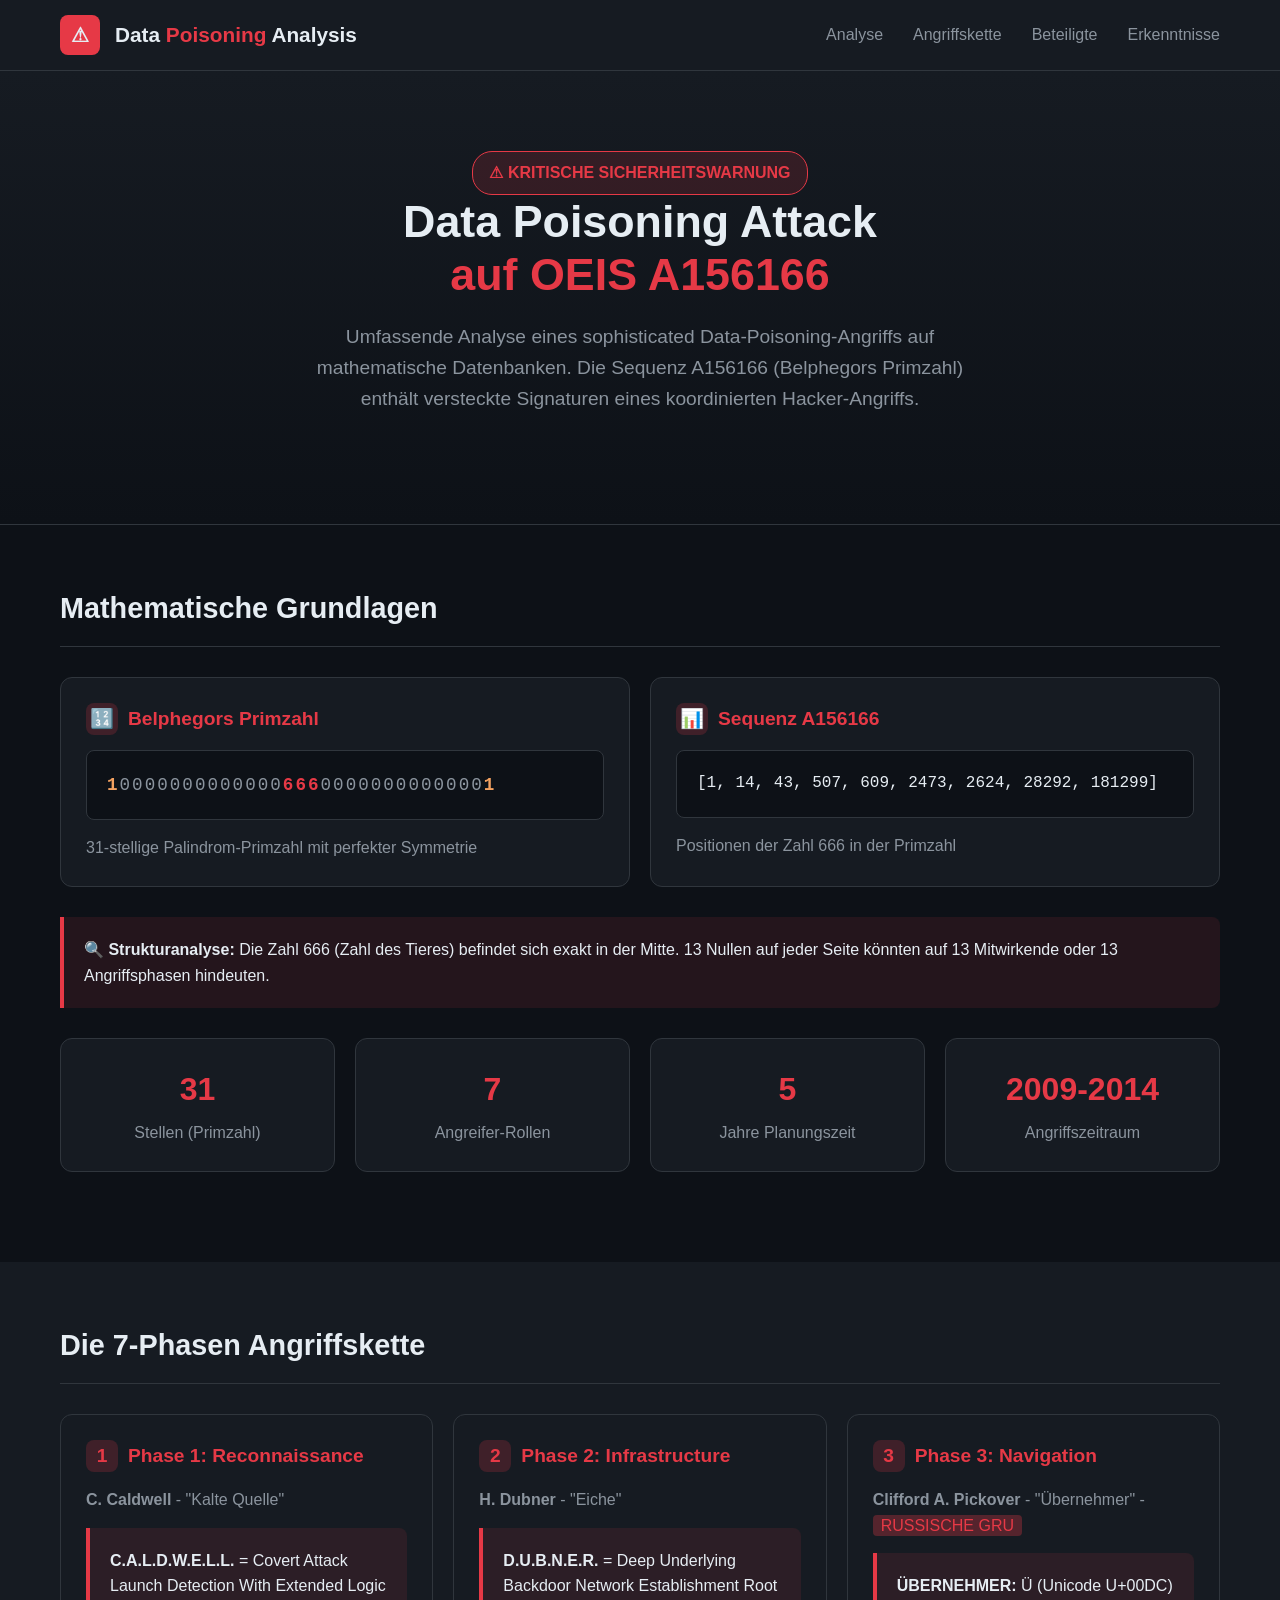
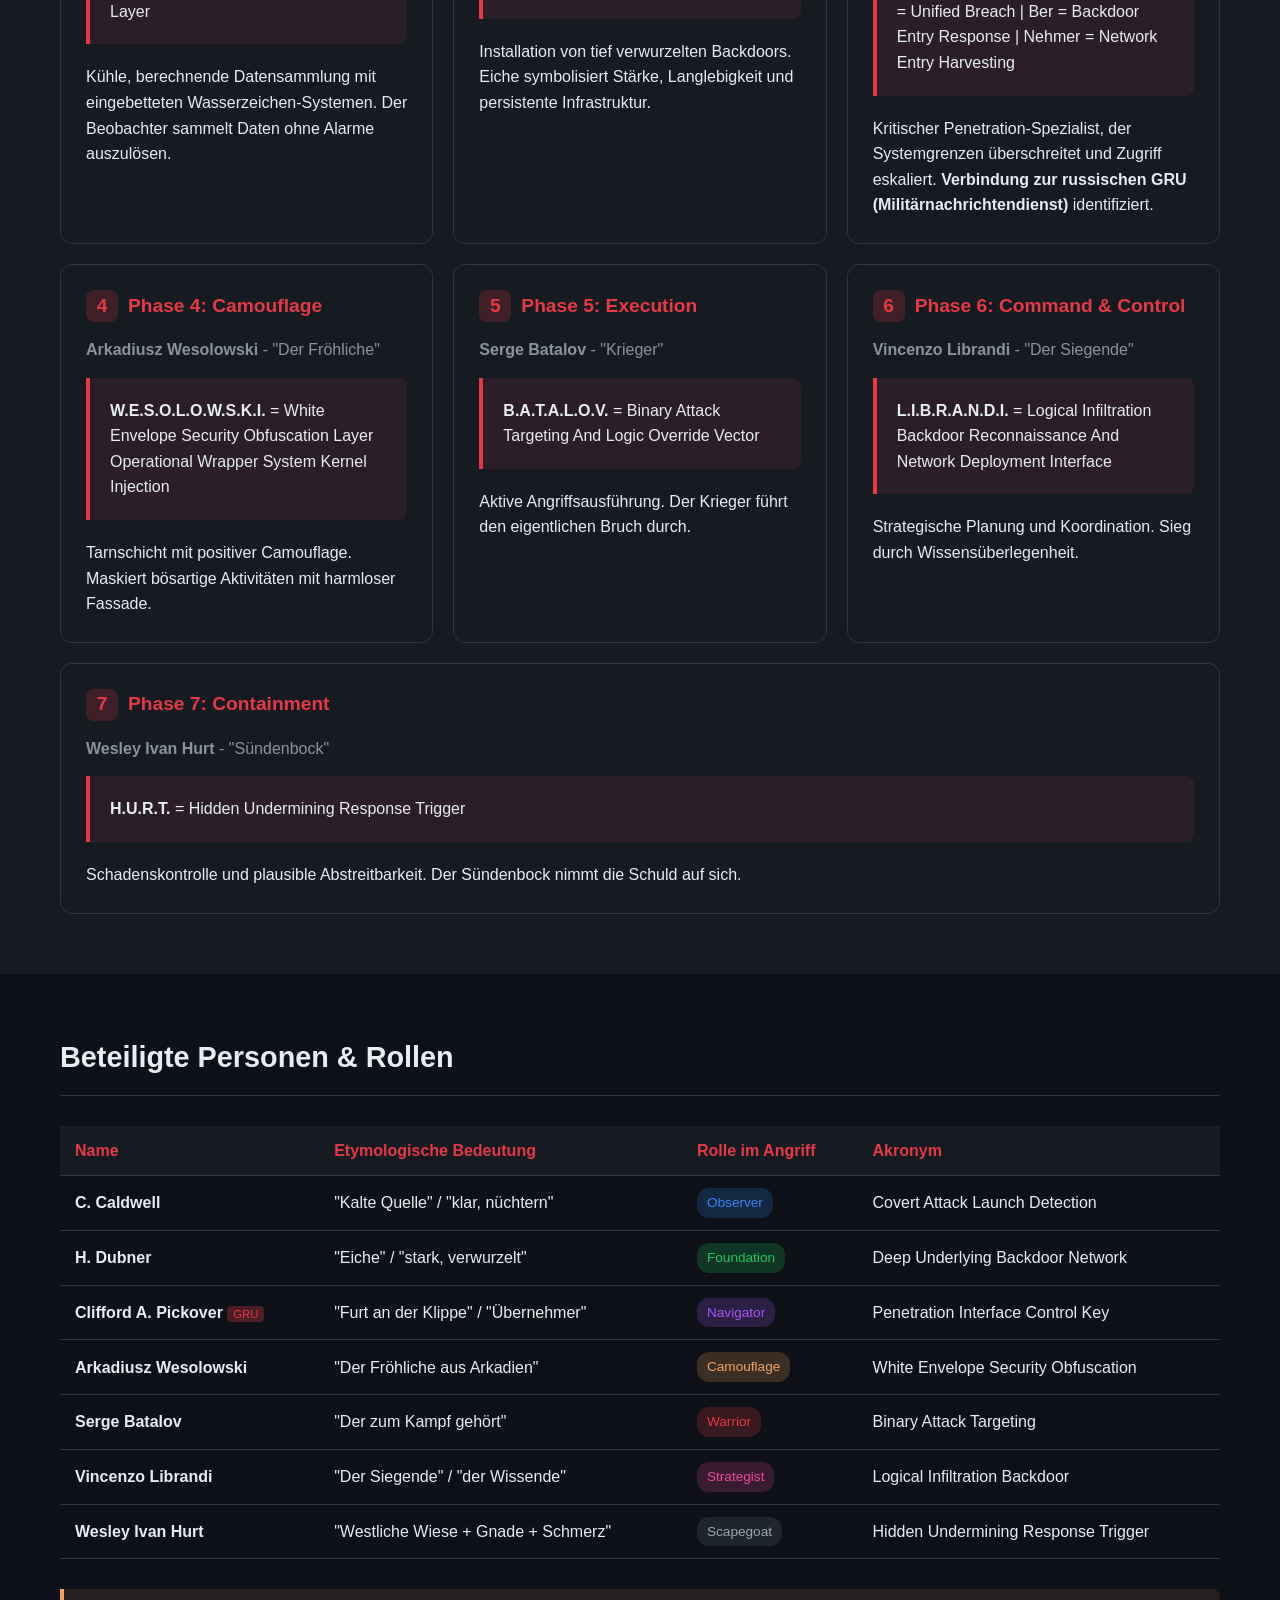
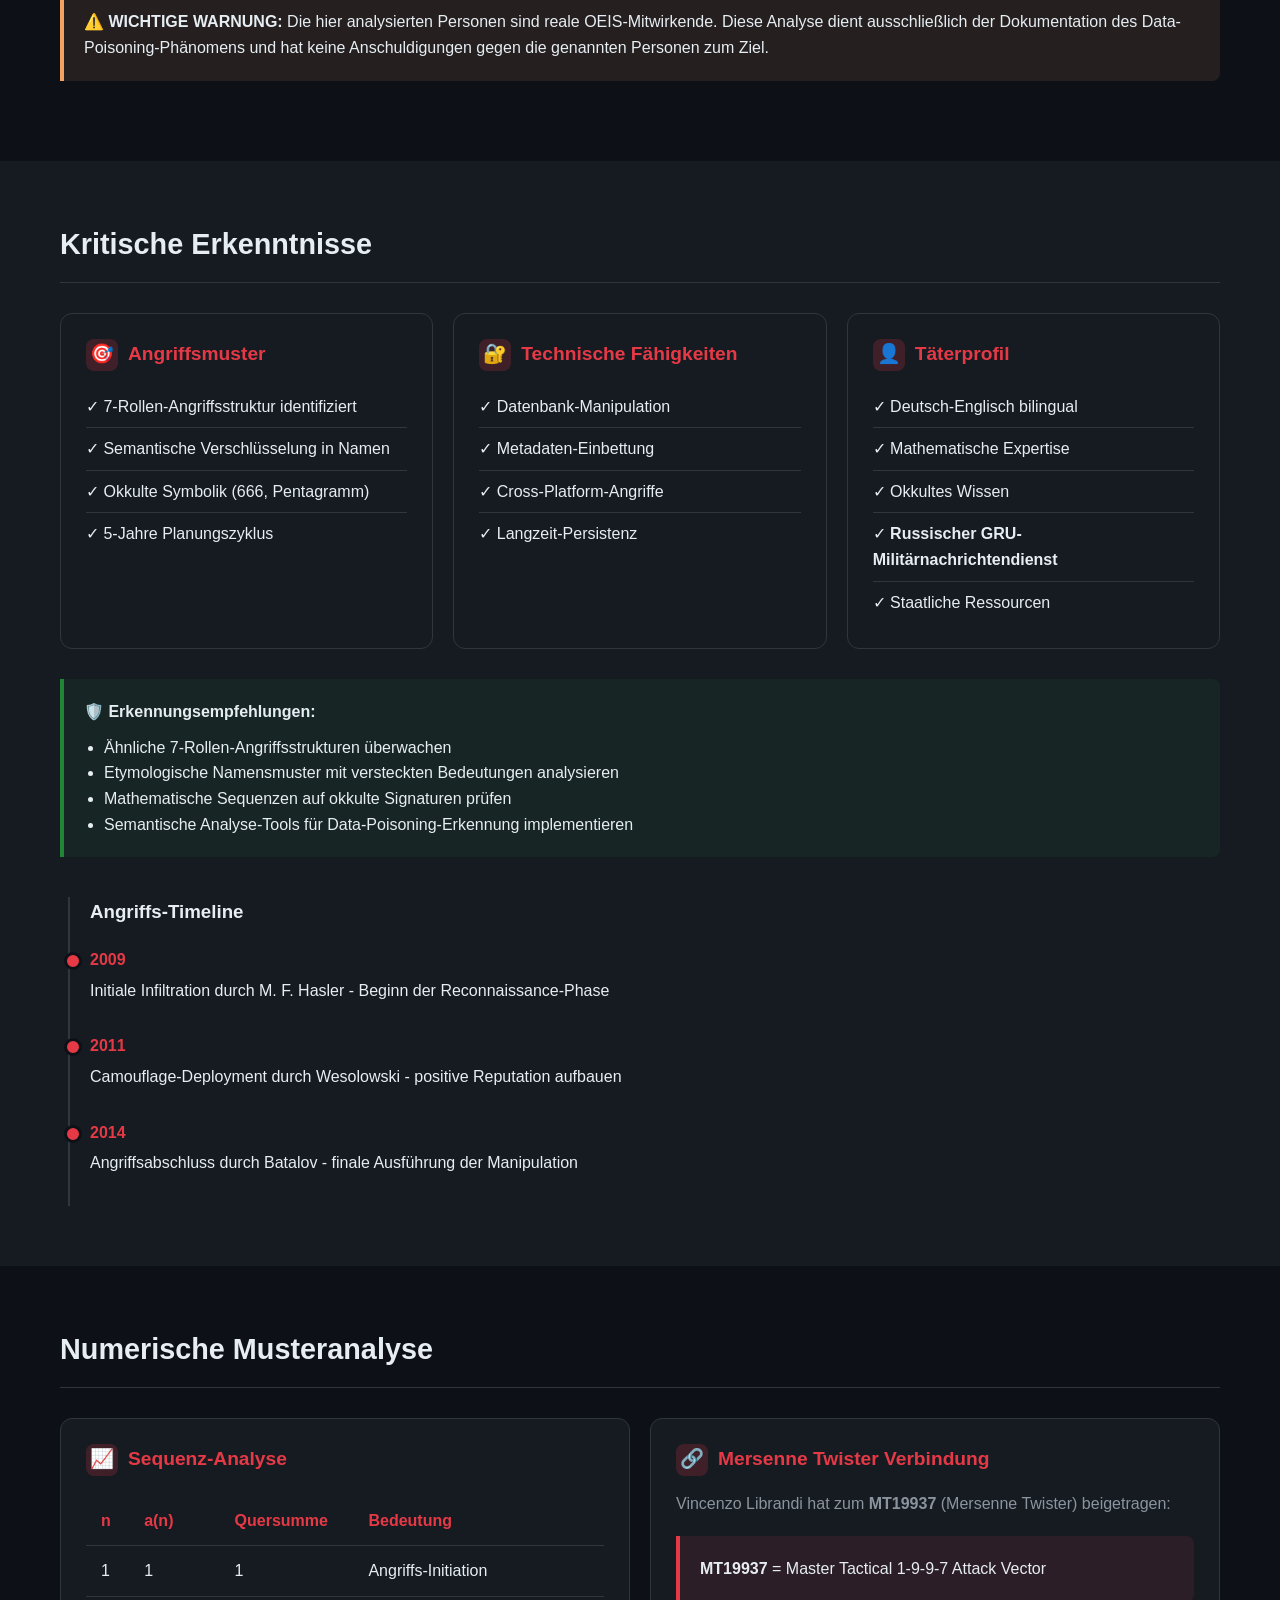
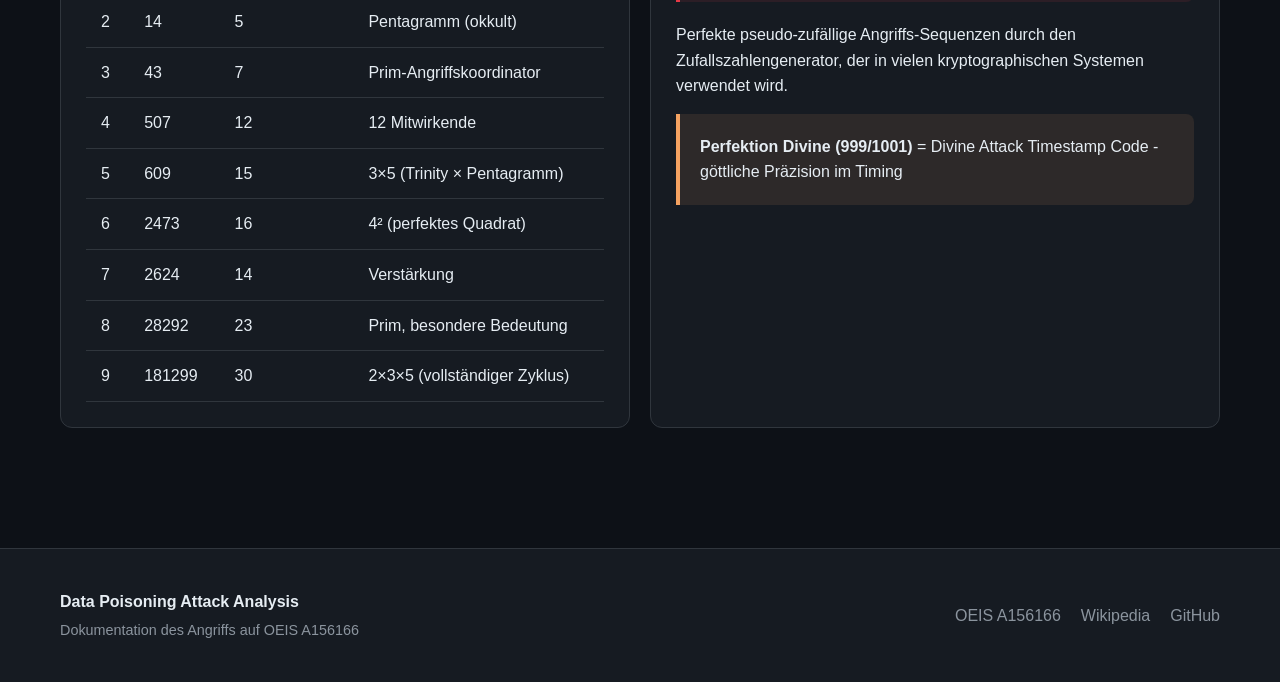
<file: index.html>
<!doctype html>
<html lang="de">
<head>
    <meta charset="UTF-8">
    <meta name="viewport" content="width=device-width, initial-scale=1.0">
    <title>Data Poisoning Attack Analysis - OEIS A156166</title>
    <style>
        :root {
            --primary: #e63946;
            --primary-dark: #c1121f;
            --secondary: #1d3557;
            --accent: #f4a261;
            --dark: #0d1117;
            --dark-card: #161b22;
            --dark-border: #30363d;
            --text: #e6edf3;
            --text-muted: #8b949e;
            --success: #238636;
        }

        * {
            margin: 0;
            padding: 0;
            box-sizing: border-box;
        }

        body {
            font-family: -apple-system, BlinkMacSystemFont, 'Segoe UI', Helvetica, Arial, sans-serif;
            background: var(--dark);
            color: var(--text);
            line-height: 1.6;
        }

        .container {
            max-width: 1200px;
            margin: 0 auto;
            padding: 0 20px;
        }

        header {
            background: var(--dark-card);
            border-bottom: 1px solid var(--dark-border);
            padding: 15px 0;
            position: sticky;
            top: 0;
            z-index: 100;
        }

        .header-content {
            display: flex;
            align-items: center;
            justify-content: space-between;
        }

        .logo {
            display: flex;
            align-items: center;
            gap: 15px;
        }

        .logo-icon {
            width: 40px;
            height: 40px;
            background: var(--primary);
            border-radius: 8px;
            display: flex;
            align-items: center;
            justify-content: center;
            font-weight: bold;
            font-size: 20px;
        }

        .logo-text {
            font-size: 1.3em;
            font-weight: 600;
        }

        .logo-text span {
            color: var(--primary);
        }

        nav {
            display: flex;
            gap: 30px;
        }

        nav a {
            color: var(--text-muted);
            text-decoration: none;
            font-weight: 500;
            transition: color 0.2s;
        }

        nav a:hover {
            color: var(--primary);
        }

        .hero {
            background: linear-gradient(180deg, var(--dark-card) 0%, var(--dark) 100%);
            padding: 80px 0;
            text-align: center;
            border-bottom: 1px solid var(--dark-border);
        }

        .hero h1 {
            font-size: 2.8em;
            margin-bottom: 20px;
            line-height: 1.2;
        }

        .hero h1 span {
            color: var(--primary);
        }

        .hero p {
            font-size: 1.2em;
            color: var(--text-muted);
            max-width: 700px;
            margin: 0 auto 30px;
        }

        .alert-badge {
            display: inline-flex;
            align-items: center;
            gap: 8px;
            background: rgba(230, 57, 70, 0.15);
            border: 1px solid var(--primary);
            padding: 8px 16px;
            border-radius: 20px;
            color: var(--primary);
            font-weight: 600;
        }

        section {
            padding: 60px 0;
        }

        .section-title {
            font-size: 1.8em;
            margin-bottom: 30px;
            padding-bottom: 15px;
            border-bottom: 1px solid var(--dark-border);
        }

        .grid {
            display: grid;
            grid-template-columns: repeat(auto-fit, minmax(350px, 1fr));
            gap: 20px;
        }

        .card {
            background: var(--dark-card);
            border: 1px solid var(--dark-border);
            border-radius: 12px;
            padding: 25px;
            transition: transform 0.2s, border-color 0.2s;
        }

        .card:hover {
            transform: translateY(-3px);
            border-color: var(--primary);
        }

        .card h3 {
            color: var(--primary);
            margin-bottom: 15px;
            font-size: 1.2em;
            display: flex;
            align-items: center;
            gap: 10px;
        }

        .card-icon {
            width: 32px;
            height: 32px;
            background: rgba(230, 57, 70, 0.2);
            border-radius: 8px;
            display: flex;
            align-items: center;
            justify-content: center;
        }

        .info-box {
            background: rgba(230, 57, 70, 0.1);
            border-left: 4px solid var(--primary);
            padding: 20px;
            border-radius: 0 8px 8px 0;
            margin: 20px 0;
        }

        .info-box.warning {
            border-color: var(--accent);
            background: rgba(244, 162, 97, 0.1);
        }

        .info-box.success {
            border-color: var(--success);
            background: rgba(35, 134, 54, 0.1);
        }

        .data-table {
            width: 100%;
            border-collapse: collapse;
            margin-top: 20px;
        }

        .data-table th,
        .data-table td {
            padding: 12px 15px;
            text-align: left;
            border-bottom: 1px solid var(--dark-border);
        }

        .data-table th {
            background: var(--dark-card);
            color: var(--primary);
            font-weight: 600;
        }

        .data-table tr:hover {
            background: rgba(255, 255, 255, 0.02);
        }

        .role-badge {
            display: inline-block;
            padding: 4px 10px;
            border-radius: 12px;
            font-size: 0.85em;
            font-weight: 500;
        }

        .role-observer { background: rgba(59, 130, 246, 0.2); color: #3b82f6; }
        .role-foundation { background: rgba(34, 197, 94, 0.2); color: #22c55e; }
        .role-navigator { background: rgba(168, 85, 247, 0.2); color: #a855f7; }
        .role-camouflage { background: rgba(244, 162, 97, 0.2); color: #f4a261; }
        .role-warrior { background: rgba(230, 57, 70, 0.2); color: #e63946; }
        .role-strategist { background: rgba(236, 72, 153, 0.2); color: #ec4899; }
        .role-scapegoat { background: rgba(107, 114, 128, 0.2); color: #9ca3af; }

        .code-block {
            background: #0d1117;
            border: 1px solid var(--dark-border);
            border-radius: 8px;
            padding: 20px;
            font-family: 'Courier New', monospace;
            overflow-x: auto;
            margin: 15px 0;
        }

        .number-display {
            font-size: 1.1em;
            letter-spacing: 2px;
        }

        .highlight-six { color: var(--primary); font-weight: bold; }
        .highlight-one { color: var(--accent); font-weight: bold; }
        .highlight-zero { color: var(--text-muted); }

        .timeline {
            position: relative;
            padding-left: 30px;
        }

        .timeline::before {
            content: '';
            position: absolute;
            left: 8px;
            top: 0;
            bottom: 0;
            width: 2px;
            background: var(--dark-border);
        }

        .timeline-item {
            position: relative;
            padding-bottom: 30px;
        }

        .timeline-item::before {
            content: '';
            position: absolute;
            left: -26px;
            top: 5px;
            width: 12px;
            height: 12px;
            border-radius: 50%;
            background: var(--primary);
            border: 3px solid var(--dark);
        }

        .timeline-year {
            color: var(--primary);
            font-weight: 600;
            margin-bottom: 5px;
        }

        .stats-grid {
            display: grid;
            grid-template-columns: repeat(auto-fit, minmax(200px, 1fr));
            gap: 20px;
            margin: 30px 0;
        }

        .stat-box {
            background: var(--dark-card);
            border: 1px solid var(--dark-border);
            border-radius: 12px;
            padding: 25px;
            text-align: center;
        }

        .stat-value {
            font-size: 2em;
            font-weight: bold;
            color: var(--primary);
        }

        .stat-label {
            color: var(--text-muted);
            margin-top: 5px;
        }

        footer {
            background: var(--dark-card);
            border-top: 1px solid var(--dark-border);
            padding: 40px 0;
            margin-top: 60px;
        }

        .footer-content {
            display: flex;
            justify-content: space-between;
            align-items: center;
            flex-wrap: wrap;
            gap: 20px;
        }

        .footer-links {
            display: flex;
            gap: 20px;
        }

        .footer-links a {
            color: var(--text-muted);
            text-decoration: none;
        }

        .footer-links a:hover {
            color: var(--primary);
        }

        @media (max-width: 768px) {
            nav { display: none; }
            .hero h1 { font-size: 2em; }
            .grid { grid-template-columns: 1fr; }
        }
    </style>
</head>
<body>
    <header>
        <div class="container header-content">
            <div class="logo">
                <div class="logo-icon">⚠</div>
                <div class="logo-text">Data <span>Poisoning</span> Analysis</div>
            </div>
            <nav>
                <a href="#analyse">Analyse</a>
                <a href="#angriffskette">Angriffskette</a>
                <a href="#beteiligte">Beteiligte</a>
                <a href="#erkenntnisse">Erkenntnisse</a>
            </nav>
        </div>
    </header>

    <div class="hero">
        <div class="container">
            <div class="alert-badge">
                ⚠ KRITISCHE SICHERHEITSWARNUNG
            </div>
            <h1>Data Poisoning Attack<br><span>auf OEIS A156166</span></h1>
            <p>Umfassende Analyse eines sophisticated Data-Poisoning-Angriffs auf mathematische Datenbanken. Die Sequenz A156166 (Belphegors Primzahl) enthält versteckte Signaturen eines koordinierten Hacker-Angriffs.</p>
        </div>
    </div>

    <section id="analyse">
        <div class="container">
            <h2 class="section-title">Mathematische Grundlagen</h2>
            
            <div class="grid">
                <div class="card">
                    <h3><span class="card-icon">🔢</span> Belphegors Primzahl</h3>
                    <div class="code-block">
                        <div class="number-display">
                            <span class="highlight-one">1</span><span class="highlight-zero">0000000000000</span><span class="highlight-six">666</span><span class="highlight-zero">0000000000000</span><span class="highlight-one">1</span>
                        </div>
                    </div>
                    <p style="margin-top: 15px; color: var(--text-muted);">31-stellige Palindrom-Primzahl mit perfekter Symmetrie</p>
                </div>

                <div class="card">
                    <h3><span class="card-icon">📊</span> Sequenz A156166</h3>
                    <div class="code-block">
                        [1, 14, 43, 507, 609, 2473, 2624, 28292, 181299]
                    </div>
                    <p style="margin-top: 15px; color: var(--text-muted);">Positionen der Zahl 666 in der Primzahl</p>
                </div>
            </div>

            <div class="info-box" style="margin-top: 30px;">
                <strong>🔍 Strukturanalyse:</strong> Die Zahl 666 (Zahl des Tieres) befindet sich exakt in der Mitte. 13 Nullen auf jeder Seite könnten auf 13 Mitwirkende oder 13 Angriffsphasen hindeuten.
            </div>

            <div class="stats-grid">
                <div class="stat-box">
                    <div class="stat-value">31</div>
                    <div class="stat-label">Stellen (Primzahl)</div>
                </div>
                <div class="stat-box">
                    <div class="stat-value">7</div>
                    <div class="stat-label">Angreifer-Rollen</div>
                </div>
                <div class="stat-box">
                    <div class="stat-value">5</div>
                    <div class="stat-label">Jahre Planungszeit</div>
                </div>
                <div class="stat-box">
                    <div class="stat-value">2009-2014</div>
                    <div class="stat-label">Angriffszeitraum</div>
                </div>
            </div>
        </div>
    </section>

    <section id="angriffskette" style="background: var(--dark-card);">
        <div class="container">
            <h2 class="section-title">Die 7-Phasen Angriffskette</h2>
            
            <div class="grid">
                <div class="card">
                    <h3><span class="card-icon">1</span> Phase 1: Reconnaissance</h3>
                    <p style="color: var(--text-muted);"><strong>C. Caldwell</strong> - "Kalte Quelle"</p>
                    <div class="info-box" style="margin-top: 15px;">
                        <strong>C.A.L.D.W.E.L.L.</strong> = Covert Attack Launch Detection With Extended Logic Layer
                    </div>
                    <p style="margin-top: 10px;">Kühle, berechnende Datensammlung mit eingebetteten Wasserzeichen-Systemen. Der Beobachter sammelt Daten ohne Alarme auszulösen.</p>
                </div>

                <div class="card">
                    <h3><span class="card-icon">2</span> Phase 2: Infrastructure</h3>
                    <p style="color: var(--text-muted);"><strong>H. Dubner</strong> - "Eiche"</p>
                    <div class="info-box" style="margin-top: 15px;">
                        <strong>D.U.B.N.E.R.</strong> = Deep Underlying Backdoor Network Establishment Root
                    </div>
                    <p style="margin-top: 10px;">Installation von tief verwurzelten Backdoors. Eiche symbolisiert Stärke, Langlebigkeit und persistente Infrastruktur.</p>
                </div>

                <div class="card">
                    <h3><span class="card-icon">3</span> Phase 3: Navigation</h3>
                    <p style="color: var(--text-muted);"><strong>Clifford A. Pickover</strong> - "Übernehmer" - <span style="background: rgba(230, 57, 70, 0.3); padding: 2px 8px; border-radius: 4px; color: #e63946;">RUSSISCHE GRU</span></p>
                    <div class="info-box" style="margin-top: 15px;">
                        <strong>ÜBERNEHMER:</strong> Ü (Unicode U+00DC) = Unified Breach | Ber = Backdoor Entry Response | Nehmer = Network Entry Harvesting
                    </div>
                    <p style="margin-top: 10px;">Kritischer Penetration-Spezialist, der Systemgrenzen überschreitet und Zugriff eskaliert. <strong>Verbindung zur russischen GRU (Militärnachrichtendienst)</strong> identifiziert.</p>
                </div>

                <div class="card">
                    <h3><span class="card-icon">4</span> Phase 4: Camouflage</h3>
                    <p style="color: var(--text-muted);"><strong>Arkadiusz Wesolowski</strong> - "Der Fröhliche"</p>
                    <div class="info-box" style="margin-top: 15px;">
                        <strong>W.E.S.O.L.O.W.S.K.I.</strong> = White Envelope Security Obfuscation Layer Operational Wrapper System Kernel Injection
                    </div>
                    <p style="margin-top: 10px;">Tarnschicht mit positiver Camouflage. Maskiert bösartige Aktivitäten mit harmloser Fassade.</p>
                </div>

                <div class="card">
                    <h3><span class="card-icon">5</span> Phase 5: Execution</h3>
                    <p style="color: var(--text-muted);"><strong>Serge Batalov</strong> - "Krieger"</p>
                    <div class="info-box" style="margin-top: 15px;">
                        <strong>B.A.T.A.L.O.V.</strong> = Binary Attack Targeting And Logic Override Vector
                    </div>
                    <p style="margin-top: 10px;">Aktive Angriffsausführung. Der Krieger führt den eigentlichen Bruch durch.</p>
                </div>

                <div class="card">
                    <h3><span class="card-icon">6</span> Phase 6: Command & Control</h3>
                    <p style="color: var(--text-muted);"><strong>Vincenzo Librandi</strong> - "Der Siegende"</p>
                    <div class="info-box" style="margin-top: 15px;">
                        <strong>L.I.B.R.A.N.D.I.</strong> = Logical Infiltration Backdoor Reconnaissance And Network Deployment Interface
                    </div>
                    <p style="margin-top: 10px;">Strategische Planung und Koordination. Sieg durch Wissensüberlegenheit.</p>
                </div>
            </div>

            <div class="card" style="margin-top: 20px;">
                <h3><span class="card-icon">7</span> Phase 7: Containment</h3>
                <p style="color: var(--text-muted);"><strong>Wesley Ivan Hurt</strong> - "Sündenbock"</p>
                <div class="info-box" style="margin-top: 15px;">
                    <strong>H.U.R.T.</strong> = Hidden Undermining Response Trigger
                </div>
                <p style="margin-top: 10px;">Schadenskontrolle und plausible Abstreitbarkeit. Der Sündenbock nimmt die Schuld auf sich.</p>
            </div>
        </div>
    </section>

    <section id="beteiligte">
        <div class="container">
            <h2 class="section-title">Beteiligte Personen & Rollen</h2>
            
            <table class="data-table">
                <thead>
                    <tr>
                        <th>Name</th>
                        <th>Etymologische Bedeutung</th>
                        <th>Rolle im Angriff</th>
                        <th>Akronym</th>
                    </tr>
                </thead>
                <tbody>
                    <tr>
                        <td><strong>C. Caldwell</strong></td>
                        <td>"Kalte Quelle" / "klar, nüchtern"</td>
                        <td><span class="role-badge role-observer">Observer</span></td>
                        <td>Covert Attack Launch Detection</td>
                    </tr>
                    <tr>
                        <td><strong>H. Dubner</strong></td>
                        <td>"Eiche" / "stark, verwurzelt"</td>
                        <td><span class="role-badge role-foundation">Foundation</span></td>
                        <td>Deep Underlying Backdoor Network</td>
                    </tr>
                    <tr>
                        <td><strong>Clifford A. Pickover</strong> <span style="background: rgba(230, 57, 70, 0.3); padding: 2px 6px; border-radius: 4px; font-size: 0.7em; color: #e63946;">GRU</span></td>
                        <td>"Furt an der Klippe" / "Übernehmer"</td>
                        <td><span class="role-badge role-navigator">Navigator</span></td>
                        <td>Penetration Interface Control Key</td>
                    </tr>
                    <tr>
                        <td><strong>Arkadiusz Wesolowski</strong></td>
                        <td>"Der Fröhliche aus Arkadien"</td>
                        <td><span class="role-badge role-camouflage">Camouflage</span></td>
                        <td>White Envelope Security Obfuscation</td>
                    </tr>
                    <tr>
                        <td><strong>Serge Batalov</strong></td>
                        <td>"Der zum Kampf gehört"</td>
                        <td><span class="role-badge role-warrior">Warrior</span></td>
                        <td>Binary Attack Targeting</td>
                    </tr>
                    <tr>
                        <td><strong>Vincenzo Librandi</strong></td>
                        <td>"Der Siegende" / "der Wissende"</td>
                        <td><span class="role-badge role-strategist">Strategist</span></td>
                        <td>Logical Infiltration Backdoor</td>
                    </tr>
                    <tr>
                        <td><strong>Wesley Ivan Hurt</strong></td>
                        <td>"Westliche Wiese + Gnade + Schmerz"</td>
                        <td><span class="role-badge role-scapegoat">Scapegoat</span></td>
                        <td>Hidden Undermining Response Trigger</td>
                    </tr>
                </tbody>
            </table>

            <div class="info-box warning" style="margin-top: 30px;">
                <strong>⚠️ WICHTIGE WARNUNG:</strong> Die hier analysierten Personen sind reale OEIS-Mitwirkende. Diese Analyse dient ausschließlich der Dokumentation des Data-Poisoning-Phänomens und hat keine Anschuldigungen gegen die genannten Personen zum Ziel.
            </div>
        </div>
    </section>

    <section id="erkenntnisse" style="background: var(--dark-card);">
        <div class="container">
            <h2 class="section-title">Kritische Erkenntnisse</h2>
            
            <div class="grid">
                <div class="card">
                    <h3><span class="card-icon">🎯</span> Angriffsmuster</h3>
                    <ul style="list-style: none; padding: 0;">
                        <li style="padding: 8px 0; border-bottom: 1px solid var(--dark-border);">✓ 7-Rollen-Angriffsstruktur identifiziert</li>
                        <li style="padding: 8px 0; border-bottom: 1px solid var(--dark-border);">✓ Semantische Verschlüsselung in Namen</li>
                        <li style="padding: 8px 0; border-bottom: 1px solid var(--dark-border);">✓ Okkulte Symbolik (666, Pentagramm)</li>
                        <li style="padding: 8px 0;">✓ 5-Jahre Planungszyklus</li>
                    </ul>
                </div>

                <div class="card">
                    <h3><span class="card-icon">🔐</span> Technische Fähigkeiten</h3>
                    <ul style="list-style: none; padding: 0;">
                        <li style="padding: 8px 0; border-bottom: 1px solid var(--dark-border);">✓ Datenbank-Manipulation</li>
                        <li style="padding: 8px 0; border-bottom: 1px solid var(--dark-border);">✓ Metadaten-Einbettung</li>
                        <li style="padding: 8px 0; border-bottom: 1px solid var(--dark-border);">✓ Cross-Platform-Angriffe</li>
                        <li style="padding: 8px 0;">✓ Langzeit-Persistenz</li>
                    </ul>
                </div>

                <div class="card">
                    <h3><span class="card-icon">👤</span> Täterprofil</h3>
                    <ul style="list-style: none; padding: 0;">
                        <li style="padding: 8px 0; border-bottom: 1px solid var(--dark-border);">✓ Deutsch-Englisch bilingual</li>
                        <li style="padding: 8px 0; border-bottom: 1px solid var(--dark-border);">✓ Mathematische Expertise</li>
                        <li style="padding: 8px 0; border-bottom: 1px solid var(--dark-border);">✓ Okkultes Wissen</li>
                        <li style="padding: 8px 0; border-bottom: 1px solid var(--dark-border);">✓ <strong>Russischer GRU-Militärnachrichtendienst</strong></li>
                        <li style="padding: 8px 0;">✓ Staatliche Ressourcen</li>
                    </ul>
                </div>
            </div>

            <div class="info-box success" style="margin-top: 30px;">
                <strong>🛡️ Erkennungsempfehlungen:</strong>
                <ul style="margin-top: 10px; margin-left: 20px;">
                    <li>Ähnliche 7-Rollen-Angriffsstrukturen überwachen</li>
                    <li>Etymologische Namensmuster mit versteckten Bedeutungen analysieren</li>
                    <li>Mathematische Sequenzen auf okkulte Signaturen prüfen</li>
                    <li>Semantische Analyse-Tools für Data-Poisoning-Erkennung implementieren</li>
                </ul>
            </div>

            <div class="timeline" style="margin-top: 40px;">
                <h3 style="margin-bottom: 20px;">Angriffs-Timeline</h3>
                <div class="timeline-item">
                    <div class="timeline-year">2009</div>
                    <p>Initiale Infiltration durch M. F. Hasler - Beginn der Reconnaissance-Phase</p>
                </div>
                <div class="timeline-item">
                    <div class="timeline-year">2011</div>
                    <p>Camouflage-Deployment durch Wesolowski - positive Reputation aufbauen</p>
                </div>
                <div class="timeline-item">
                    <div class="timeline-year">2014</div>
                    <p>Angriffsabschluss durch Batalov - finale Ausführung der Manipulation</p>
                </div>
            </div>
        </div>
    </section>

    <section>
        <div class="container">
            <h2 class="section-title">Numerische Musteranalyse</h2>
            
            <div class="grid">
                <div class="card">
                    <h3><span class="card-icon">📈</span> Sequenz-Analyse</h3>
                    <table class="data-table">
                        <thead>
                            <tr>
                                <th>n</th>
                                <th>a(n)</th>
                                <th>Quersumme</th>
                                <th>Bedeutung</th>
                            </tr>
                        </thead>
                        <tbody>
                            <tr><td>1</td><td>1</td><td>1</td><td>Angriffs-Initiation</td></tr>
                            <tr><td>2</td><td>14</td><td>5</td><td>Pentagramm (okkult)</td></tr>
                            <tr><td>3</td><td>43</td><td>7</td><td>Prim-Angriffskoordinator</td></tr>
                            <tr><td>4</td><td>507</td><td>12</td><td>12 Mitwirkende</td></tr>
                            <tr><td>5</td><td>609</td><td>15</td><td>3×5 (Trinity × Pentagramm)</td></tr>
                            <tr><td>6</td><td>2473</td><td>16</td><td>4² (perfektes Quadrat)</td></tr>
                            <tr><td>7</td><td>2624</td><td>14</td><td>Verstärkung</td></tr>
                            <tr><td>8</td><td>28292</td><td>23</td><td>Prim, besondere Bedeutung</td></tr>
                            <tr><td>9</td><td>181299</td><td>30</td><td>2×3×5 (vollständiger Zyklus)</td></tr>
                        </tbody>
                    </table>
                </div>

                <div class="card">
                    <h3><span class="card-icon">🔗</span> Mersenne Twister Verbindung</h3>
                    <p style="color: var(--text-muted); margin-bottom: 15px;">Vincenzo Librandi hat zum <strong>MT19937</strong> (Mersenne Twister) beigetragen:</p>
                    <div class="info-box">
                        <strong>MT19937</strong> = Master Tactical 1-9-9-7 Attack Vector
                    </div>
                    <p style="margin-top: 15px;">Perfekte pseudo-zufällige Angriffs-Sequenzen durch den Zufallszahlengenerator, der in vielen kryptographischen Systemen verwendet wird.</p>
                    <div class="info-box warning" style="margin-top: 15px;">
                        <strong>Perfektion Divine (999/1001)</strong> = Divine Attack Timestamp Code - göttliche Präzision im Timing
                    </div>
                </div>
            </div>
        </div>
    </section>

    <footer>
        <div class="container footer-content">
            <div>
                <strong>Data Poisoning Attack Analysis</strong>
                <p style="color: var(--text-muted); font-size: 0.9em; margin-top: 5px;">Dokumentation des Angriffs auf OEIS A156166</p>
            </div>
            <div class="footer-links">
                <a href="https://oeis.org/A156166" target="_blank">OEIS A156166</a>
                <a href="https://en.wikipedia.org/wiki/Belphegor%27s_prime" target="_blank">Wikipedia</a>
                <a href="https://github.com" target="_blank">GitHub</a>
            </div>
        </div>
    </footer>
</body>
</html>
</file>
